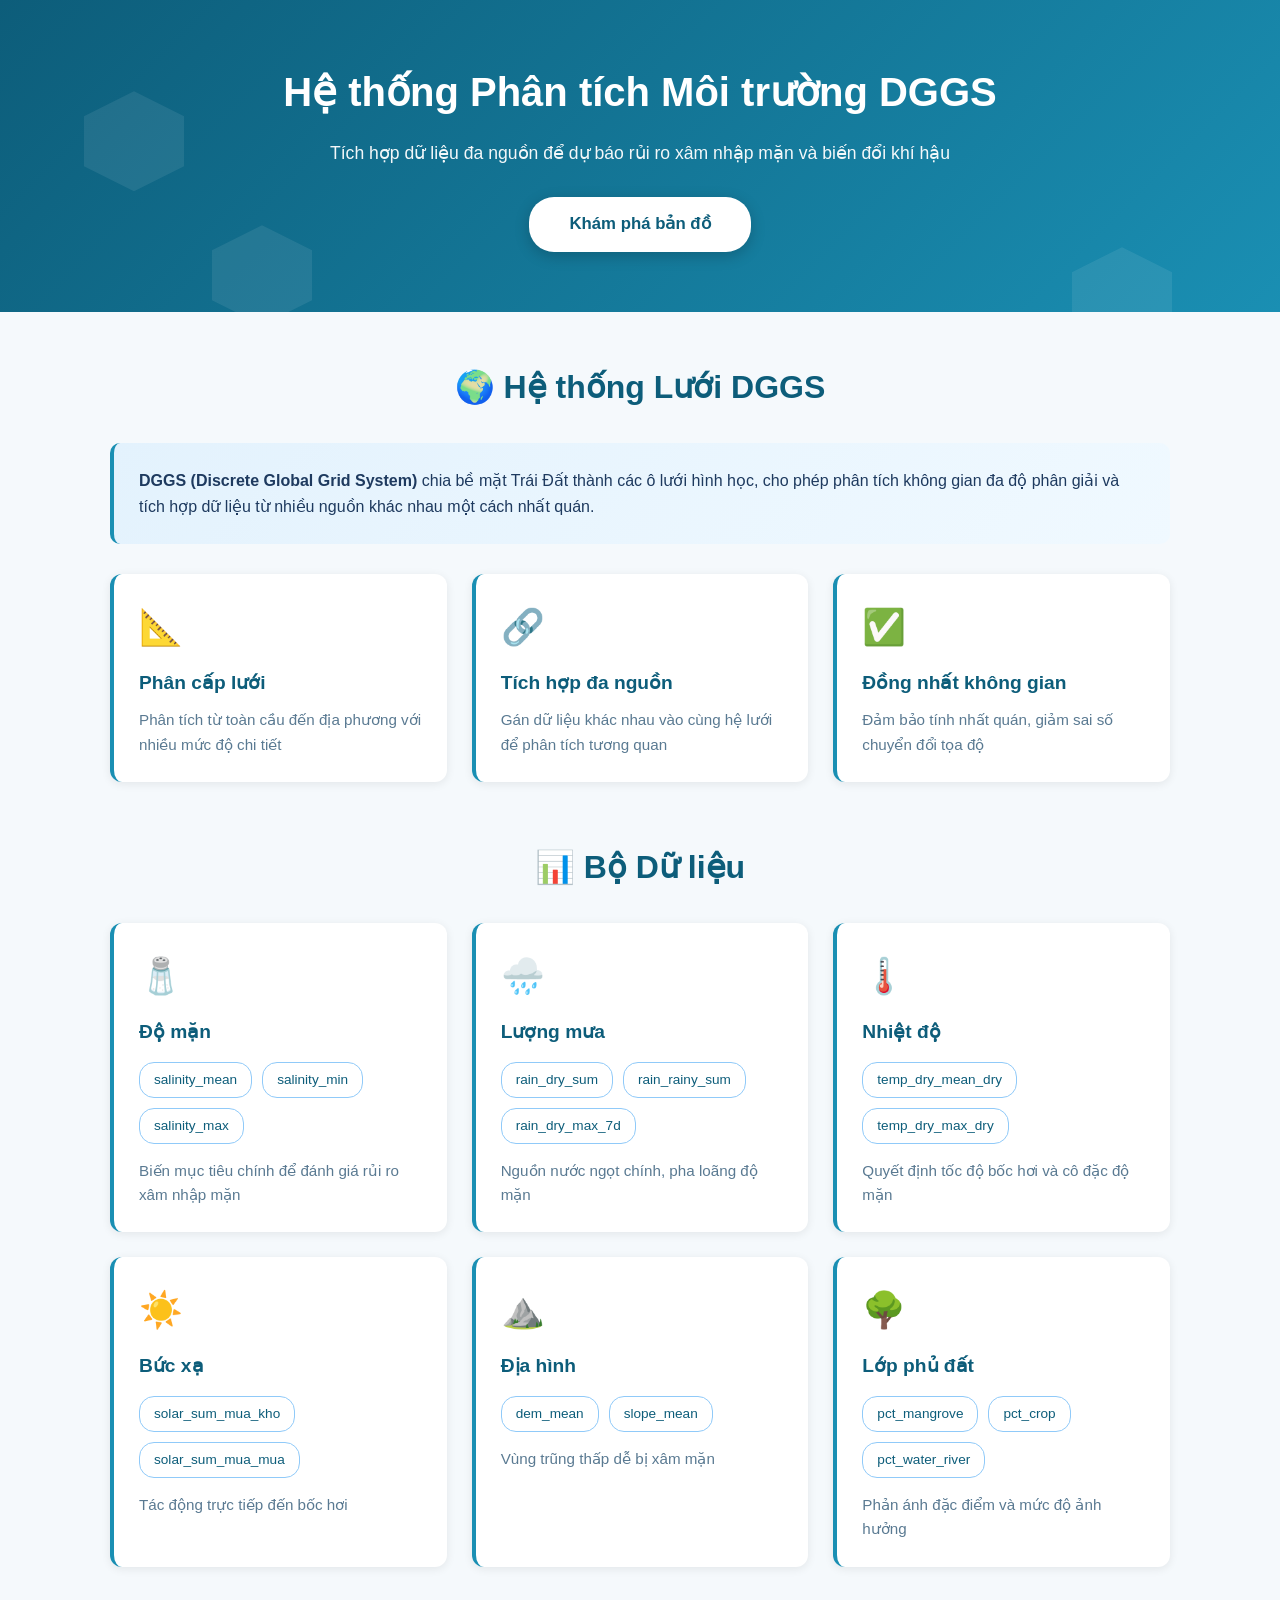
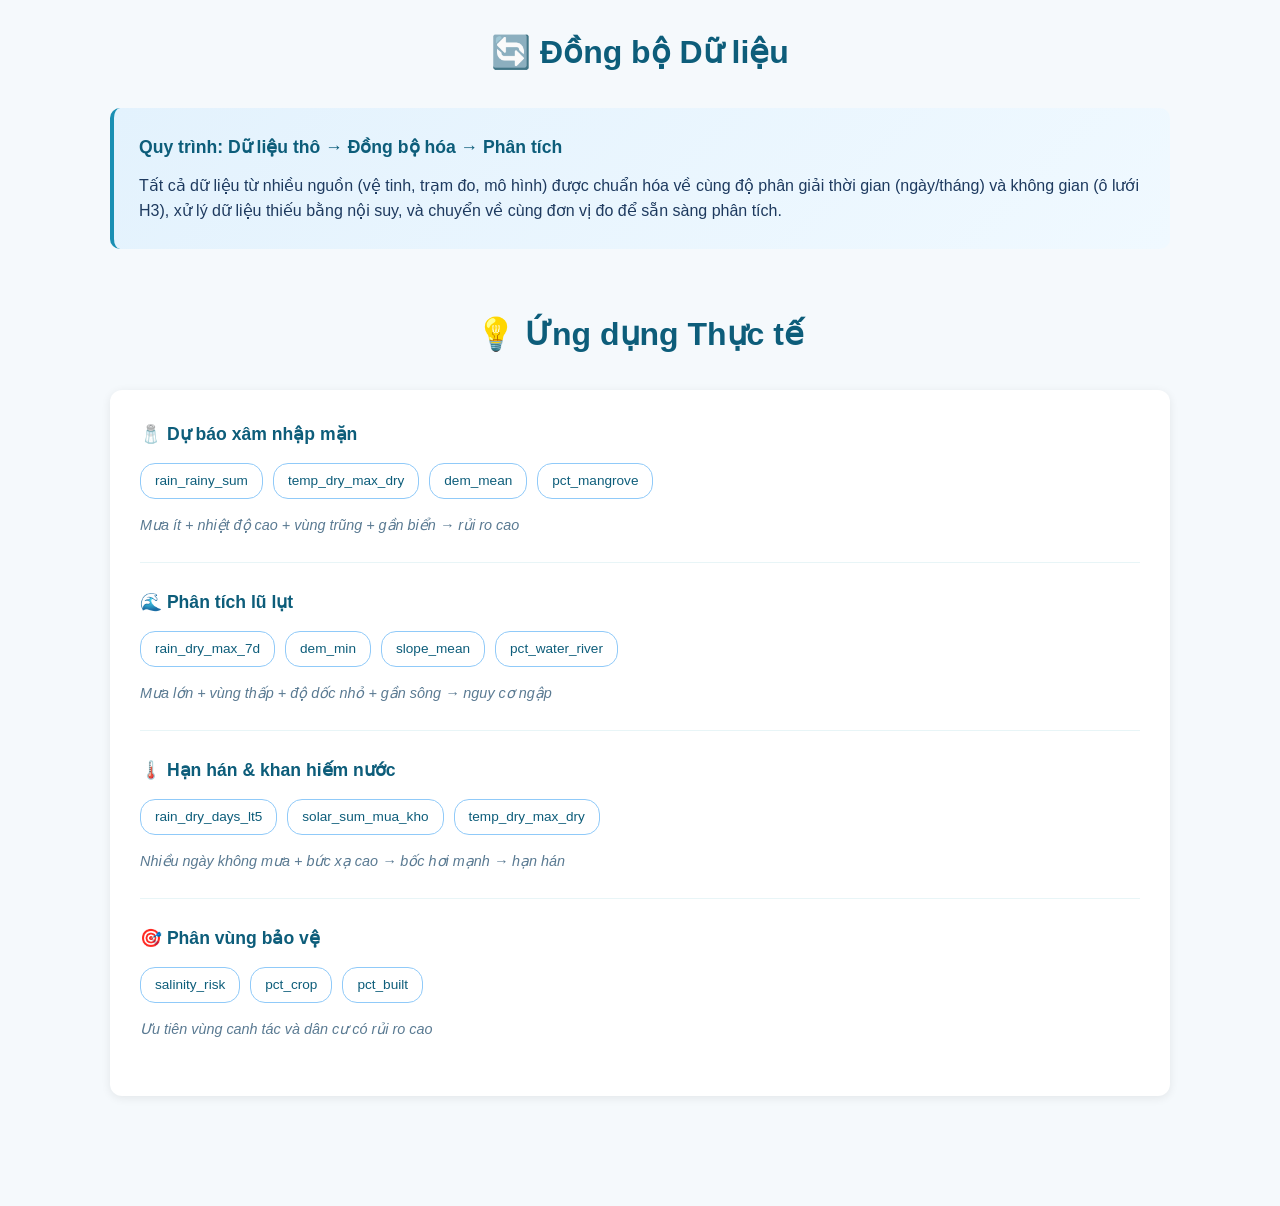
<file: index.html>
<!DOCTYPE html>
<html lang="vi">

<head>
    <meta charset="UTF-8">
    <meta name="viewport" content="width=device-width, initial-scale=1.0">
    <title>Hệ thống Phân tích Môi trường DGGS</title>
    <style>
        * {
            margin: 0;
            padding: 0;
            box-sizing: border-box;
        }

        body {
            font-family: 'Segoe UI', Tahoma, Geneva, Verdana, sans-serif;
            background: #f5f9fc;
            color: #1e3a5f;
            line-height: 1.6;
        }

        .hero {
            background: linear-gradient(135deg, #0d5d7a 0%, #1a8fb3 100%);
            color: white;
            padding: 60px 20px;
            text-align: center;
            position: relative;
            overflow: hidden;
        }

        .hex-bg {
            position: absolute;
            width: 100%;
            height: 100%;
            opacity: 0.08;
        }

        .hex {
            position: absolute;
            width: 100px;
            height: 100px;
            background: white;
            clip-path: polygon(50% 0%, 100% 25%, 100% 75%, 50% 100%, 0% 75%, 0% 25%);
        }

        .hex1 {
            top: 10%;
            left: 5%;
            animation: float 8s ease-in-out infinite;
        }

        .hex2 {
            top: 60%;
            right: 10%;
            animation: float 7s ease-in-out infinite 1s;
        }

        .hex3 {
            bottom: 15%;
            left: 15%;
            animation: float 9s ease-in-out infinite 2s;
        }

        @keyframes float {

            0%,
            100% {
                transform: translateY(0);
            }

            50% {
                transform: translateY(-30px);
            }
        }

        .hero-content {
            position: relative;
            z-index: 2;
            max-width: 800px;
            margin: 0 auto;
        }

        h1 {
            font-size: 2.5rem;
            margin-bottom: 15px;
        }

        .hero p {
            font-size: 1.1rem;
            margin-bottom: 30px;
            opacity: 0.95;
        }

        .cta-btn {
            display: inline-block;
            padding: 14px 40px;
            background: white;
            color: #0d5d7a;
            font-size: 1.05rem;
            font-weight: 600;
            border-radius: 25px;
            text-decoration: none;
            transition: all 0.3s;
            box-shadow: 0 4px 15px rgba(0, 0, 0, 0.2);
        }

        .cta-btn:hover {
            transform: translateY(-3px);
            box-shadow: 0 6px 20px rgba(0, 0, 0, 0.3);
        }

        .container {
            max-width: 1100px;
            margin: 0 auto;
            padding: 50px 20px;
        }

        .section {
            margin-bottom: 60px;
        }

        .section-title {
            font-size: 2rem;
            color: #0d5d7a;
            margin-bottom: 30px;
            text-align: center;
        }

        .grid {
            display: grid;
            grid-template-columns: repeat(auto-fit, minmax(300px, 1fr));
            gap: 25px;
        }

        .card {
            background: white;
            border-radius: 12px;
            padding: 25px;
            box-shadow: 0 2px 10px rgba(0, 0, 0, 0.08);
            border-left: 4px solid #1a8fb3;
            transition: transform 0.3s;
        }

        .card:hover {
            transform: translateY(-5px);
            box-shadow: 0 4px 15px rgba(0, 0, 0, 0.12);
        }

        .card-icon {
            font-size: 2.2rem;
            margin-bottom: 12px;
        }

        .card-title {
            font-size: 1.2rem;
            color: #0d5d7a;
            margin-bottom: 10px;
            font-weight: 600;
        }

        .card-text {
            color: #5a7a92;
            font-size: 0.95rem;
        }

        .highlight-box {
            background: linear-gradient(135deg, #e3f2fd, #f0f9ff);
            border-left: 4px solid #1a8fb3;
            padding: 25px;
            border-radius: 10px;
            margin: 30px 0;
        }

        .highlight-title {
            font-weight: 600;
            color: #0d5d7a;
            margin-bottom: 12px;
            font-size: 1.1rem;
        }

        .var-list {
            display: flex;
            flex-wrap: wrap;
            gap: 10px;
            margin: 15px 0;
        }

        .var-tag {
            background: white;
            color: #0d5d7a;
            padding: 6px 14px;
            border-radius: 15px;
            font-size: 0.85rem;
            font-weight: 500;
            border: 1px solid #90caf9;
        }

        .problem-section {
            background: white;
            padding: 30px;
            border-radius: 12px;
            box-shadow: 0 2px 10px rgba(0, 0, 0, 0.08);
        }

        .problem {
            margin-bottom: 25px;
            padding-bottom: 25px;
            border-bottom: 1px solid #e8f5f7;
        }

        .problem:last-child {
            border-bottom: none;
            margin-bottom: 0;
        }

        .problem-title {
            font-size: 1.1rem;
            color: #0d5d7a;
            font-weight: 600;
            margin-bottom: 10px;
        }

        .problem-desc {
            color: #5a7a92;
            font-size: 0.9rem;
            font-style: italic;
            margin-top: 8px;
        }

        @media (max-width: 768px) {
            h1 {
                font-size: 1.8rem;
            }

            .grid {
                grid-template-columns: 1fr;
            }
        }
    </style>
</head>

<body>
    <div class="hero">
        <div class="hex-bg">
            <div class="hex hex1"></div>
            <div class="hex hex2"></div>
            <div class="hex hex3"></div>
        </div>
        <div class="hero-content">
            <h1>Hệ thống Phân tích Môi trường DGGS</h1>
            <p>Tích hợp dữ liệu đa nguồn để dự báo rủi ro xâm nhập mặn và biến đổi khí hậu</p>
            <a href="./WEB/demo.html" class="cta-btn">Khám phá bản đồ</a>
        </div>
    </div>

    <div class="container">
        <!-- DGGS -->
        <div class="section">
            <h2 class="section-title">🌍 Hệ thống Lưới DGGS</h2>
            <div class="highlight-box">
                <p><strong>DGGS (Discrete Global Grid System)</strong> chia bề mặt Trái Đất thành các ô lưới hình học,
                    cho phép phân tích không gian đa độ phân giải và tích hợp dữ liệu từ nhiều nguồn khác nhau một cách
                    nhất quán.</p>
            </div>
            <div class="grid">
                <div class="card">
                    <div class="card-icon">📐</div>
                    <h3 class="card-title">Phân cấp lưới</h3>
                    <p class="card-text">Phân tích từ toàn cầu đến địa phương với nhiều mức độ chi tiết</p>
                </div>
                <div class="card">
                    <div class="card-icon">🔗</div>
                    <h3 class="card-title">Tích hợp đa nguồn</h3>
                    <p class="card-text">Gán dữ liệu khác nhau vào cùng hệ lưới để phân tích tương quan</p>
                </div>
                <div class="card">
                    <div class="card-icon">✅</div>
                    <h3 class="card-title">Đồng nhất không gian</h3>
                    <p class="card-text">Đảm bảo tính nhất quán, giảm sai số chuyển đổi tọa độ</p>
                </div>
            </div>
        </div>

        <!-- Data -->
        <div class="section">
            <h2 class="section-title">📊 Bộ Dữ liệu</h2>
            <div class="grid">
                <div class="card">
                    <div class="card-icon">🧂</div>
                    <h3 class="card-title">Độ mặn</h3>
                    <div class="var-list">
                        <span class="var-tag">salinity_mean</span>
                        <span class="var-tag">salinity_min</span>
                        <span class="var-tag">salinity_max</span>
                    </div>
                    <p class="card-text">Biến mục tiêu chính để đánh giá rủi ro xâm nhập mặn</p>
                </div>
                <div class="card">
                    <div class="card-icon">🌧️</div>
                    <h3 class="card-title">Lượng mưa</h3>
                    <div class="var-list">
                        <span class="var-tag">rain_dry_sum</span>
                        <span class="var-tag">rain_rainy_sum</span>
                        <span class="var-tag">rain_dry_max_7d</span>
                    </div>
                    <p class="card-text">Nguồn nước ngọt chính, pha loãng độ mặn</p>
                </div>
                <div class="card">
                    <div class="card-icon">🌡️</div>
                    <h3 class="card-title">Nhiệt độ</h3>
                    <div class="var-list">
                        <span class="var-tag">temp_dry_mean_dry</span>
                        <span class="var-tag">temp_dry_max_dry</span>
                    </div>
                    <p class="card-text">Quyết định tốc độ bốc hơi và cô đặc độ mặn</p>
                </div>
                <div class="card">
                    <div class="card-icon">☀️</div>
                    <h3 class="card-title">Bức xạ</h3>
                    <div class="var-list">
                        <span class="var-tag">solar_sum_mua_kho</span>
                        <span class="var-tag">solar_sum_mua_mua</span>
                    </div>
                    <p class="card-text">Tác động trực tiếp đến bốc hơi</p>
                </div>
                <div class="card">
                    <div class="card-icon">⛰️</div>
                    <h3 class="card-title">Địa hình</h3>
                    <div class="var-list">
                        <span class="var-tag">dem_mean</span>
                        <span class="var-tag">slope_mean</span>
                    </div>
                    <p class="card-text">Vùng trũng thấp dễ bị xâm mặn</p>
                </div>
                <div class="card">
                    <div class="card-icon">🌳</div>
                    <h3 class="card-title">Lớp phủ đất</h3>
                    <div class="var-list">
                        <span class="var-tag">pct_mangrove</span>
                        <span class="var-tag">pct_crop</span>
                        <span class="var-tag">pct_water_river</span>
                    </div>
                    <p class="card-text">Phản ánh đặc điểm và mức độ ảnh hưởng</p>
                </div>
            </div>
        </div>

        <!-- Sync Method -->
        <div class="section">
            <h2 class="section-title">🔄 Đồng bộ Dữ liệu</h2>
            <div class="highlight-box">
                <div class="highlight-title">Quy trình: Dữ liệu thô → Đồng bộ hóa → Phân tích</div>
                <p>Tất cả dữ liệu từ nhiều nguồn (vệ tinh, trạm đo, mô hình) được chuẩn hóa về cùng độ phân giải
                    thời gian (ngày/tháng) và không gian (ô lưới H3), xử lý dữ liệu thiếu bằng nội suy,
                    và chuyển về cùng đơn vị đo để sẵn sàng phân tích.</p>
            </div>
        </div>

        <!-- Applications -->
        <div class="section">
            <h2 class="section-title">💡 Ứng dụng Thực tế</h2>
            <div class="problem-section">
                <div class="problem">
                    <h3 class="problem-title">🧂 Dự báo xâm nhập mặn</h3>
                    <div class="var-list">
                        <span class="var-tag">rain_rainy_sum</span>
                        <span class="var-tag">temp_dry_max_dry</span>
                        <span class="var-tag">dem_mean</span>
                        <span class="var-tag">pct_mangrove</span>
                    </div>
                    <p class="problem-desc">Mưa ít + nhiệt độ cao + vùng trũng + gần biển → rủi ro cao</p>
                </div>
                <div class="problem">
                    <h3 class="problem-title">🌊 Phân tích lũ lụt</h3>
                    <div class="var-list">
                        <span class="var-tag">rain_dry_max_7d</span>
                        <span class="var-tag">dem_min</span>
                        <span class="var-tag">slope_mean</span>
                        <span class="var-tag">pct_water_river</span>
                    </div>
                    <p class="problem-desc">Mưa lớn + vùng thấp + độ dốc nhỏ + gần sông → nguy cơ ngập</p>
                </div>
                <div class="problem">
                    <h3 class="problem-title">🌡️ Hạn hán & khan hiếm nước</h3>
                    <div class="var-list">
                        <span class="var-tag">rain_dry_days_lt5</span>
                        <span class="var-tag">solar_sum_mua_kho</span>
                        <span class="var-tag">temp_dry_max_dry</span>
                    </div>
                    <p class="problem-desc">Nhiều ngày không mưa + bức xạ cao → bốc hơi mạnh → hạn hán</p>
                </div>
                <div class="problem">
                    <h3 class="problem-title">🎯 Phân vùng bảo vệ</h3>
                    <div class="var-list">
                        <span class="var-tag">salinity_risk</span>
                        <span class="var-tag">pct_crop</span>
                        <span class="var-tag">pct_built</span>
                    </div>
                    <p class="problem-desc">Ưu tiên vùng canh tác và dân cư có rủi ro cao</p>
                </div>
            </div>
        </div>
    </div>
</body>

</html>
</file>
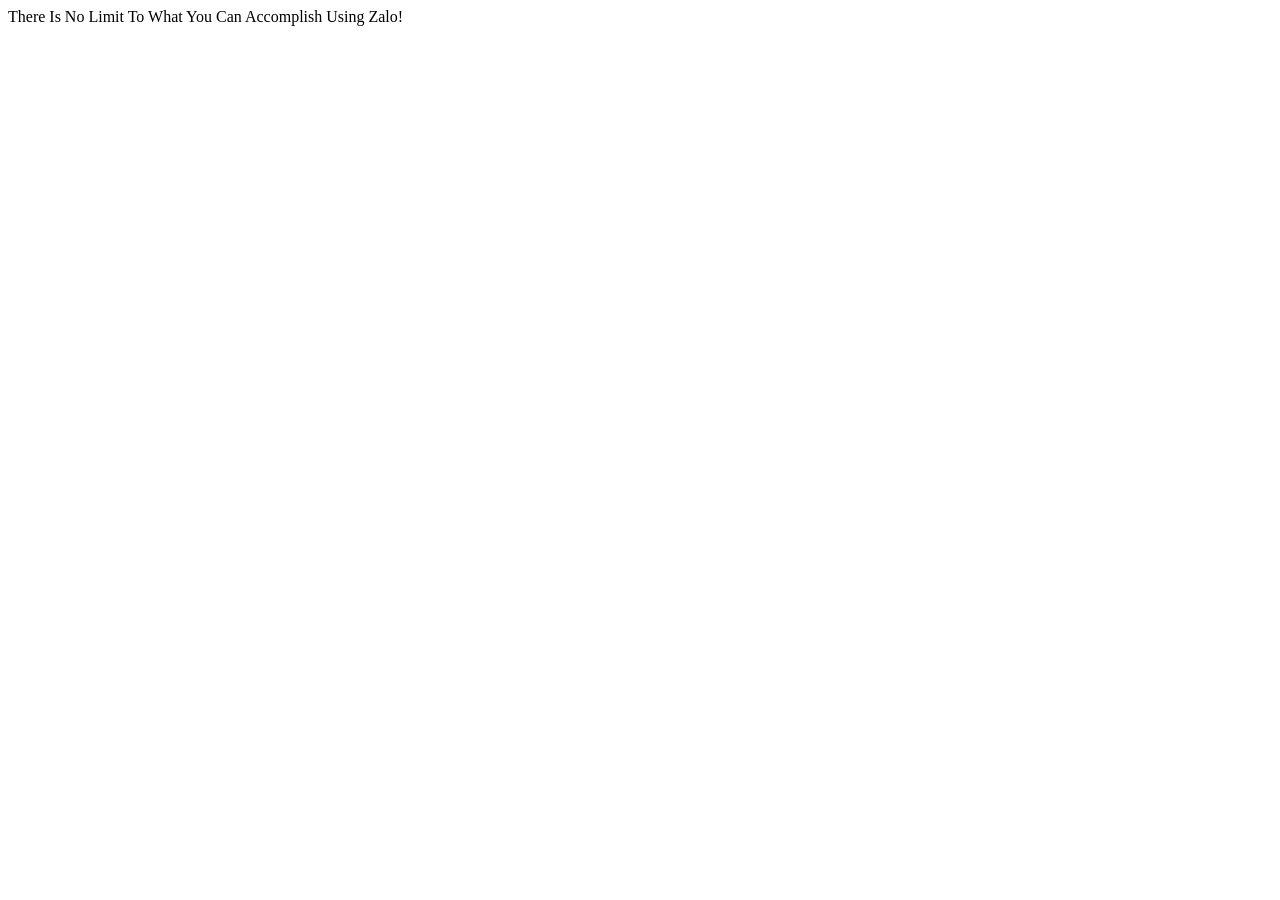
<file: zalo_verifierHuIU6xYD9arycxnLhRCeI2cMZcF5u5eqE30r.html>
<!DOCTYPE html>
<html lang="en">

<head>
    <meta property="zalo-platform-site-verification" content="HuIU6xYD9arycxnLhRCeI2cMZcF5u5eqE30r" />
</head>

<body>
There Is No Limit To What You Can Accomplish Using Zalo!
</body>

</html>
</file>
